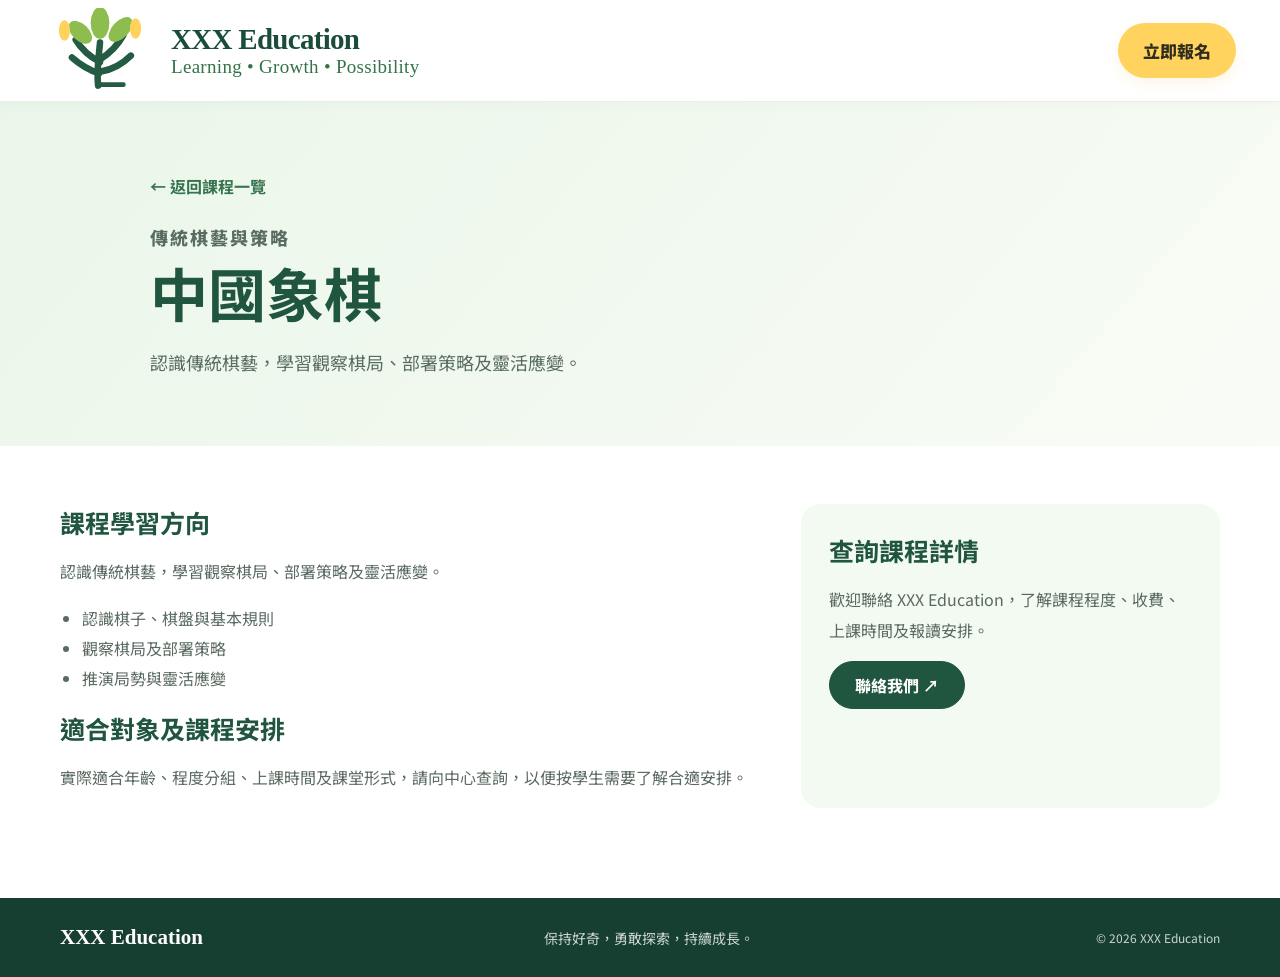
<file: courses/chinese-chess.html>
<!doctype html>
<html lang="zh-HK"><head><meta charset="utf-8"><meta name="viewport" content="width=device-width,initial-scale=1"><meta name="description" content="XXX Education｜中國象棋"><title>中國象棋｜XXX Education</title><link rel="icon" type="image/svg+xml" href="../favicon.svg"><link rel="preconnect" href="https://fonts.googleapis.com"><link rel="preconnect" href="https://fonts.gstatic.com" crossorigin><link href="https://fonts.googleapis.com/css2?family=DM+Sans:wght@400;500;600;700;800&family=Noto+Sans+TC:wght@400;500;600;700;800;900&display=swap" rel="stylesheet"><link rel="stylesheet" href="../styles.css"></head>
<body><header class="site-header"><div class="nav-wrap"><a class="brand" href="../index.html#home"><svg class="brand-logo" viewBox="0 0 110 92" aria-hidden="true"><path d="M53 83C51 67 54 50 55 37M55 58C44 52 35 44 29 34M55 55C66 48 74 40 80 29M54 70C42 66 34 61 25 53M56 68C68 66 79 60 88 51" fill="none" stroke="#245b43" stroke-width="7" stroke-linecap="round"/><path d="M53 82L80 82" stroke="#245b43" stroke-width="5" stroke-linecap="round"/><g fill="#8dbd4e"><ellipse cx="55" cy="16" rx="10" ry="17"/><ellipse cx="34" cy="26" rx="9" ry="15" transform="rotate(-46 34 26)"/><ellipse cx="77" cy="23" rx="9" ry="16" transform="rotate(43 77 23)"/></g><g fill="#ffd35b"><ellipse cx="17" cy="24" rx="6" ry="11"/><ellipse cx="93" cy="22" rx="6" ry="11"/></g></svg><span class="brand-wordmark"><strong>XXX Education</strong><small>Learning • Growth • Possibility</small></span></a><a class="nav-cta" href="../index.html#contact">立即報名</a></div></header>
<main><section class="course-page-hero"><div class="content-wrap"><a class="back-link" href="../index.html#courses">← 返回課程一覽</a><p class="eyebrow-small">傳統棋藝與策略</p><h1>中國象棋</h1><p>認識傳統棋藝，學習觀察棋局、部署策略及靈活應變。</p></div></section><section class="course-page-body"><div class="content-wrap course-page-grid"><div><h2>課程學習方向</h2><p>認識傳統棋藝，學習觀察棋局、部署策略及靈活應變。</p><ul>              <li>認識棋子、棋盤與基本規則</li>
              <li>觀察棋局及部署策略</li>
              <li>推演局勢與靈活應變</li></ul><h2>適合對象及課程安排</h2><p>實際適合年齡、程度分組、上課時間及課堂形式，請向中心查詢，以便按學生需要了解合適安排。</p></div><aside class="course-note"><h2>查詢課程詳情</h2><p>歡迎聯絡 XXX Education，了解課程程度、收費、上課時間及報讀安排。</p><a class="button button-primary" href="../index.html#contact">聯絡我們 ↗</a></aside></div></section></main>
<footer class="site-footer"><div class="content-wrap footer-inner"><a class="footer-brand" href="../index.html">XXX Education</a><p>保持好奇，勇敢探索，持續成長。</p><span>© <span id="year"></span> XXX Education</span></div></footer><script>document.getElementById('year').textContent=new Date().getFullYear();</script></body></html>
</file>
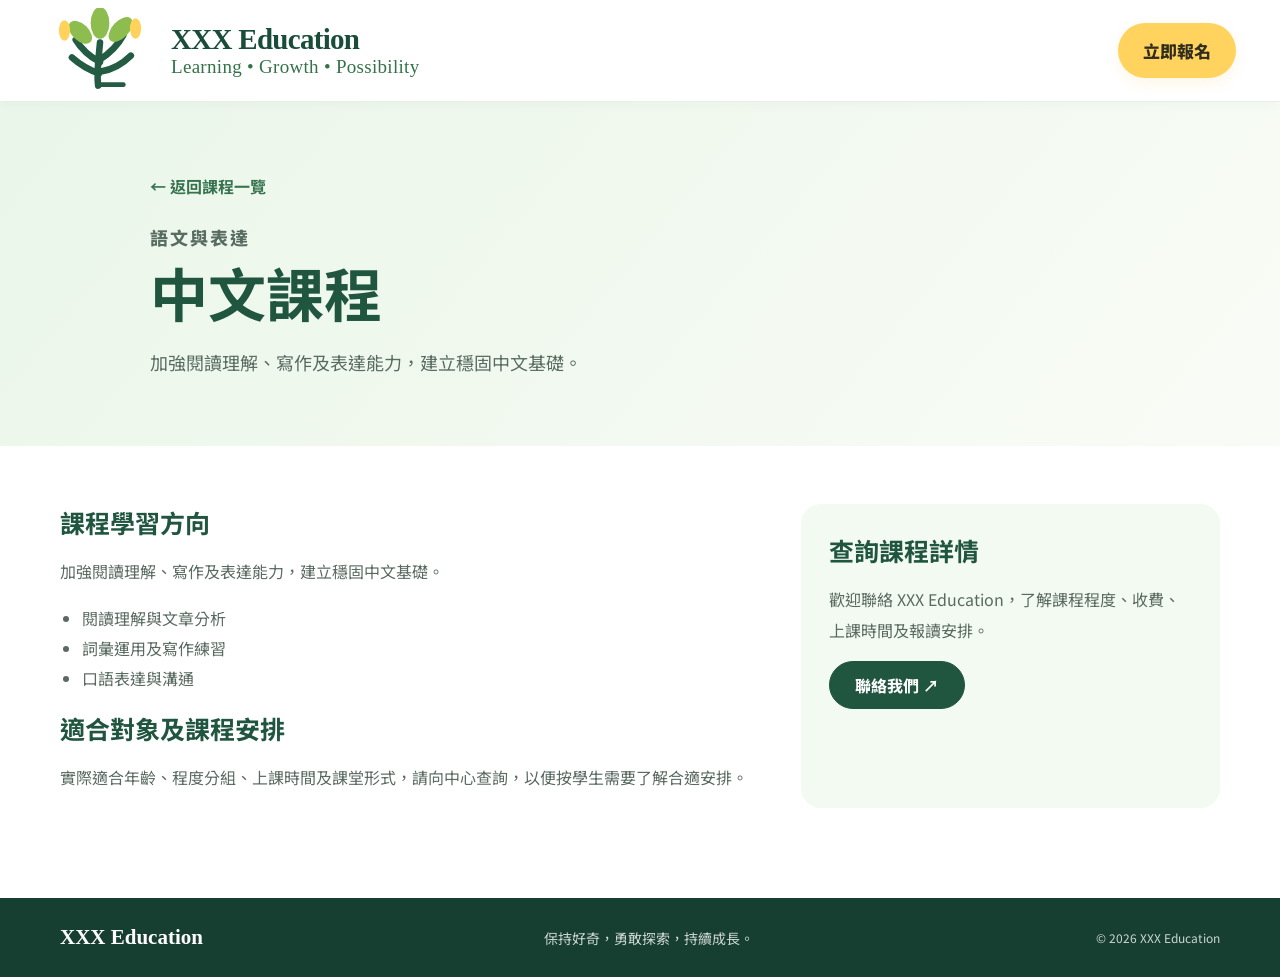
<file: courses/chinese.html>
<!doctype html>
<html lang="zh-HK"><head><meta charset="utf-8"><meta name="viewport" content="width=device-width,initial-scale=1"><meta name="description" content="XXX Education｜中文課程"><title>中文課程｜XXX Education</title><link rel="icon" type="image/svg+xml" href="../favicon.svg"><link rel="preconnect" href="https://fonts.googleapis.com"><link rel="preconnect" href="https://fonts.gstatic.com" crossorigin><link href="https://fonts.googleapis.com/css2?family=DM+Sans:wght@400;500;600;700;800&family=Noto+Sans+TC:wght@400;500;600;700;800;900&display=swap" rel="stylesheet"><link rel="stylesheet" href="../styles.css"></head>
<body><header class="site-header"><div class="nav-wrap"><a class="brand" href="../index.html#home"><svg class="brand-logo" viewBox="0 0 110 92" aria-hidden="true"><path d="M53 83C51 67 54 50 55 37M55 58C44 52 35 44 29 34M55 55C66 48 74 40 80 29M54 70C42 66 34 61 25 53M56 68C68 66 79 60 88 51" fill="none" stroke="#245b43" stroke-width="7" stroke-linecap="round"/><path d="M53 82L80 82" stroke="#245b43" stroke-width="5" stroke-linecap="round"/><g fill="#8dbd4e"><ellipse cx="55" cy="16" rx="10" ry="17"/><ellipse cx="34" cy="26" rx="9" ry="15" transform="rotate(-46 34 26)"/><ellipse cx="77" cy="23" rx="9" ry="16" transform="rotate(43 77 23)"/></g><g fill="#ffd35b"><ellipse cx="17" cy="24" rx="6" ry="11"/><ellipse cx="93" cy="22" rx="6" ry="11"/></g></svg><span class="brand-wordmark"><strong>XXX Education</strong><small>Learning • Growth • Possibility</small></span></a><a class="nav-cta" href="../index.html#contact">立即報名</a></div></header>
<main><section class="course-page-hero"><div class="content-wrap"><a class="back-link" href="../index.html#courses">← 返回課程一覽</a><p class="eyebrow-small">語文與表達</p><h1>中文課程</h1><p>加強閱讀理解、寫作及表達能力，建立穩固中文基礎。</p></div></section><section class="course-page-body"><div class="content-wrap course-page-grid"><div><h2>課程學習方向</h2><p>加強閱讀理解、寫作及表達能力，建立穩固中文基礎。</p><ul>              <li>閱讀理解與文章分析</li>
              <li>詞彙運用及寫作練習</li>
              <li>口語表達與溝通</li></ul><h2>適合對象及課程安排</h2><p>實際適合年齡、程度分組、上課時間及課堂形式，請向中心查詢，以便按學生需要了解合適安排。</p></div><aside class="course-note"><h2>查詢課程詳情</h2><p>歡迎聯絡 XXX Education，了解課程程度、收費、上課時間及報讀安排。</p><a class="button button-primary" href="../index.html#contact">聯絡我們 ↗</a></aside></div></section></main>
<footer class="site-footer"><div class="content-wrap footer-inner"><a class="footer-brand" href="../index.html">XXX Education</a><p>保持好奇，勇敢探索，持續成長。</p><span>© <span id="year"></span> XXX Education</span></div></footer><script>document.getElementById('year').textContent=new Date().getFullYear();</script></body></html>
</file>
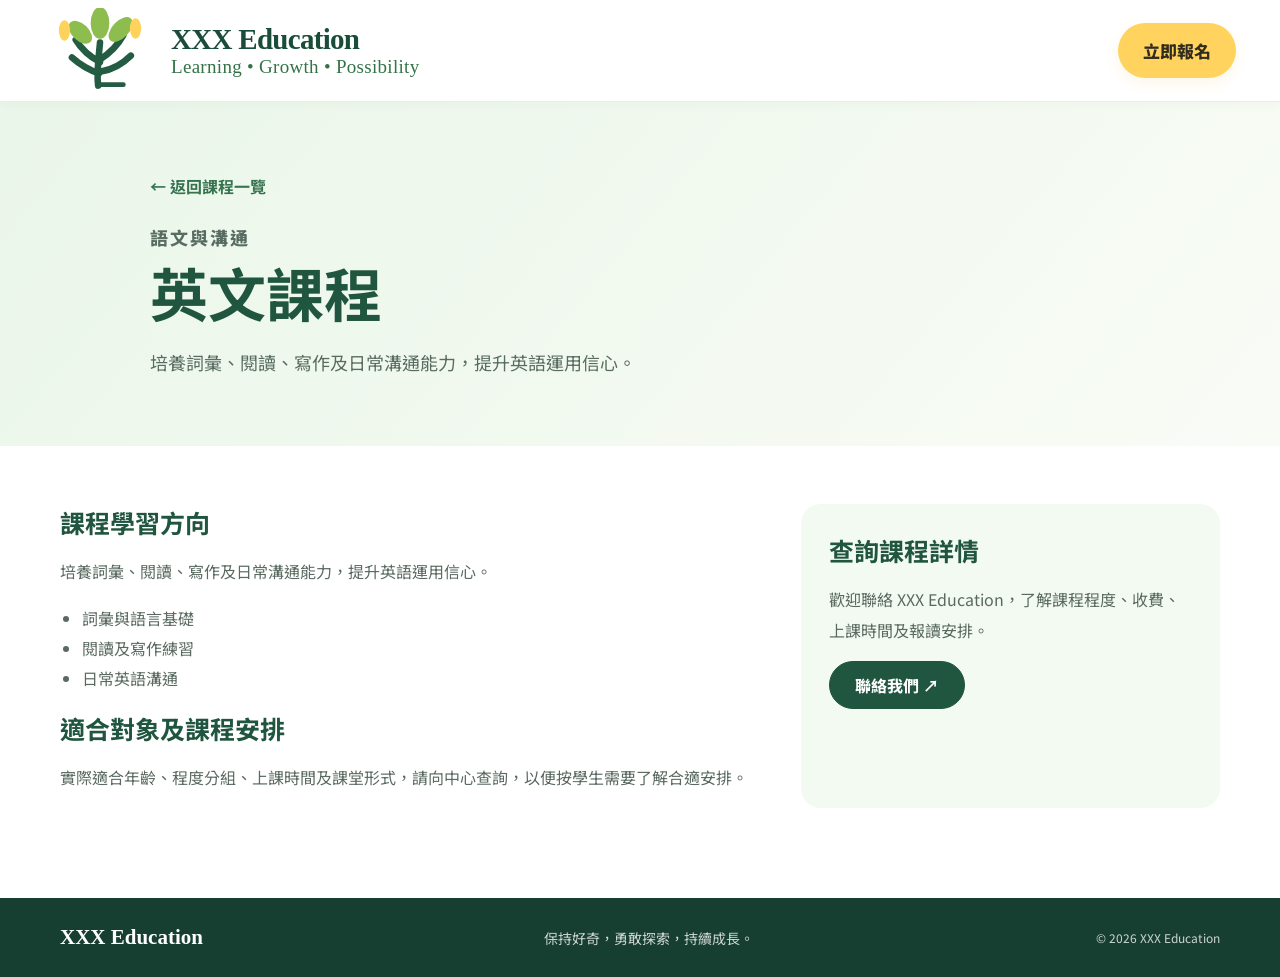
<file: courses/english.html>
<!doctype html>
<html lang="zh-HK"><head><meta charset="utf-8"><meta name="viewport" content="width=device-width,initial-scale=1"><meta name="description" content="XXX Education｜英文課程"><title>英文課程｜XXX Education</title><link rel="icon" type="image/svg+xml" href="../favicon.svg"><link rel="preconnect" href="https://fonts.googleapis.com"><link rel="preconnect" href="https://fonts.gstatic.com" crossorigin><link href="https://fonts.googleapis.com/css2?family=DM+Sans:wght@400;500;600;700;800&family=Noto+Sans+TC:wght@400;500;600;700;800;900&display=swap" rel="stylesheet"><link rel="stylesheet" href="../styles.css"></head>
<body><header class="site-header"><div class="nav-wrap"><a class="brand" href="../index.html#home"><svg class="brand-logo" viewBox="0 0 110 92" aria-hidden="true"><path d="M53 83C51 67 54 50 55 37M55 58C44 52 35 44 29 34M55 55C66 48 74 40 80 29M54 70C42 66 34 61 25 53M56 68C68 66 79 60 88 51" fill="none" stroke="#245b43" stroke-width="7" stroke-linecap="round"/><path d="M53 82L80 82" stroke="#245b43" stroke-width="5" stroke-linecap="round"/><g fill="#8dbd4e"><ellipse cx="55" cy="16" rx="10" ry="17"/><ellipse cx="34" cy="26" rx="9" ry="15" transform="rotate(-46 34 26)"/><ellipse cx="77" cy="23" rx="9" ry="16" transform="rotate(43 77 23)"/></g><g fill="#ffd35b"><ellipse cx="17" cy="24" rx="6" ry="11"/><ellipse cx="93" cy="22" rx="6" ry="11"/></g></svg><span class="brand-wordmark"><strong>XXX Education</strong><small>Learning • Growth • Possibility</small></span></a><a class="nav-cta" href="../index.html#contact">立即報名</a></div></header>
<main><section class="course-page-hero"><div class="content-wrap"><a class="back-link" href="../index.html#courses">← 返回課程一覽</a><p class="eyebrow-small">語文與溝通</p><h1>英文課程</h1><p>培養詞彙、閱讀、寫作及日常溝通能力，提升英語運用信心。</p></div></section><section class="course-page-body"><div class="content-wrap course-page-grid"><div><h2>課程學習方向</h2><p>培養詞彙、閱讀、寫作及日常溝通能力，提升英語運用信心。</p><ul>              <li>詞彙與語言基礎</li>
              <li>閱讀及寫作練習</li>
              <li>日常英語溝通</li></ul><h2>適合對象及課程安排</h2><p>實際適合年齡、程度分組、上課時間及課堂形式，請向中心查詢，以便按學生需要了解合適安排。</p></div><aside class="course-note"><h2>查詢課程詳情</h2><p>歡迎聯絡 XXX Education，了解課程程度、收費、上課時間及報讀安排。</p><a class="button button-primary" href="../index.html#contact">聯絡我們 ↗</a></aside></div></section></main>
<footer class="site-footer"><div class="content-wrap footer-inner"><a class="footer-brand" href="../index.html">XXX Education</a><p>保持好奇，勇敢探索，持續成長。</p><span>© <span id="year"></span> XXX Education</span></div></footer><script>document.getElementById('year').textContent=new Date().getFullYear();</script></body></html>
</file>
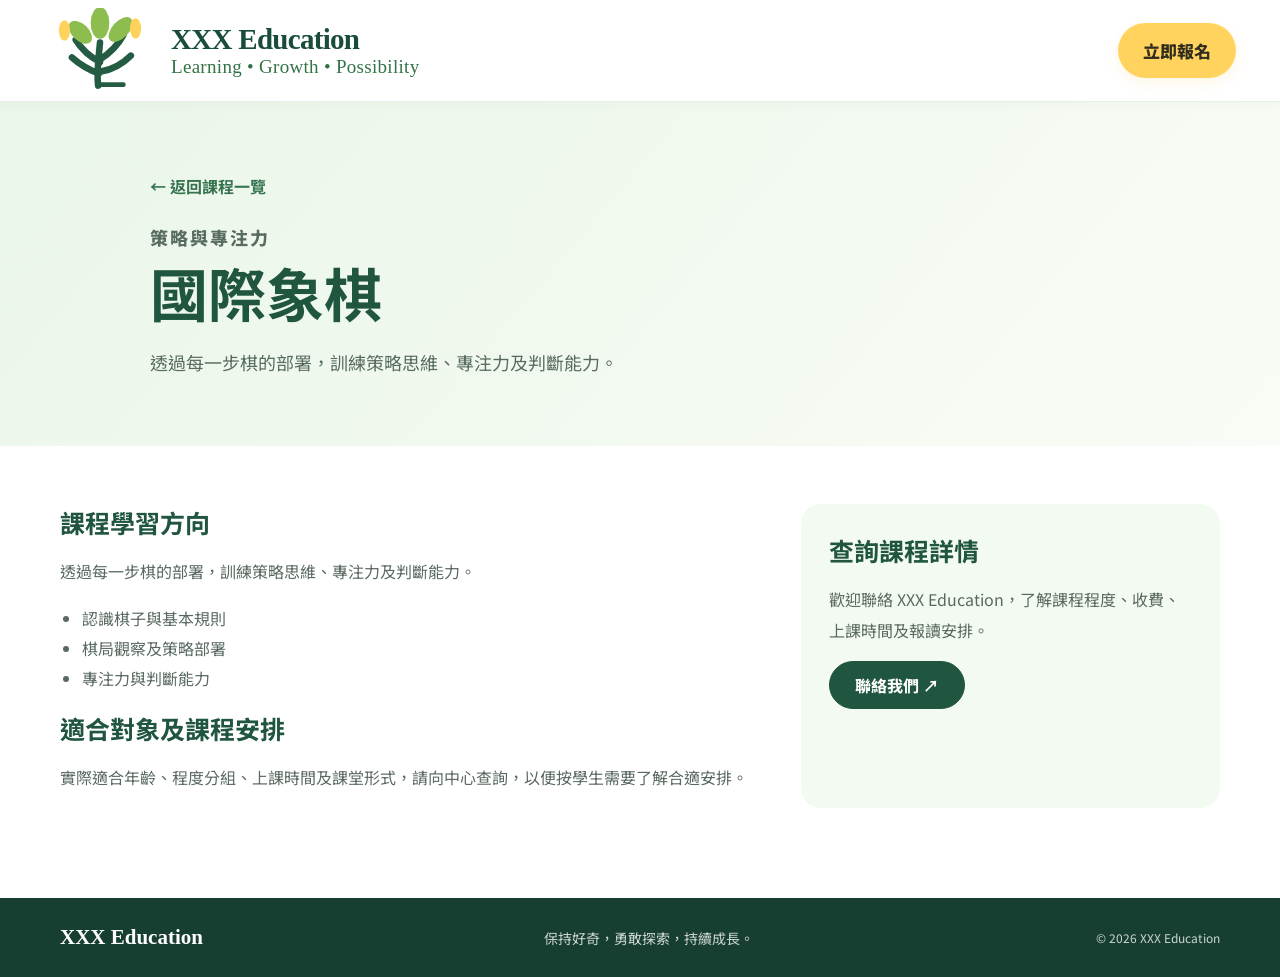
<file: courses/international-chess.html>
<!doctype html>
<html lang="zh-HK"><head><meta charset="utf-8"><meta name="viewport" content="width=device-width,initial-scale=1"><meta name="description" content="XXX Education｜國際象棋"><title>國際象棋｜XXX Education</title><link rel="icon" type="image/svg+xml" href="../favicon.svg"><link rel="preconnect" href="https://fonts.googleapis.com"><link rel="preconnect" href="https://fonts.gstatic.com" crossorigin><link href="https://fonts.googleapis.com/css2?family=DM+Sans:wght@400;500;600;700;800&family=Noto+Sans+TC:wght@400;500;600;700;800;900&display=swap" rel="stylesheet"><link rel="stylesheet" href="../styles.css"></head>
<body><header class="site-header"><div class="nav-wrap"><a class="brand" href="../index.html#home"><svg class="brand-logo" viewBox="0 0 110 92" aria-hidden="true"><path d="M53 83C51 67 54 50 55 37M55 58C44 52 35 44 29 34M55 55C66 48 74 40 80 29M54 70C42 66 34 61 25 53M56 68C68 66 79 60 88 51" fill="none" stroke="#245b43" stroke-width="7" stroke-linecap="round"/><path d="M53 82L80 82" stroke="#245b43" stroke-width="5" stroke-linecap="round"/><g fill="#8dbd4e"><ellipse cx="55" cy="16" rx="10" ry="17"/><ellipse cx="34" cy="26" rx="9" ry="15" transform="rotate(-46 34 26)"/><ellipse cx="77" cy="23" rx="9" ry="16" transform="rotate(43 77 23)"/></g><g fill="#ffd35b"><ellipse cx="17" cy="24" rx="6" ry="11"/><ellipse cx="93" cy="22" rx="6" ry="11"/></g></svg><span class="brand-wordmark"><strong>XXX Education</strong><small>Learning • Growth • Possibility</small></span></a><a class="nav-cta" href="../index.html#contact">立即報名</a></div></header>
<main><section class="course-page-hero"><div class="content-wrap"><a class="back-link" href="../index.html#courses">← 返回課程一覽</a><p class="eyebrow-small">策略與專注力</p><h1>國際象棋</h1><p>透過每一步棋的部署，訓練策略思維、專注力及判斷能力。</p></div></section><section class="course-page-body"><div class="content-wrap course-page-grid"><div><h2>課程學習方向</h2><p>透過每一步棋的部署，訓練策略思維、專注力及判斷能力。</p><ul>              <li>認識棋子與基本規則</li>
              <li>棋局觀察及策略部署</li>
              <li>專注力與判斷能力</li></ul><h2>適合對象及課程安排</h2><p>實際適合年齡、程度分組、上課時間及課堂形式，請向中心查詢，以便按學生需要了解合適安排。</p></div><aside class="course-note"><h2>查詢課程詳情</h2><p>歡迎聯絡 XXX Education，了解課程程度、收費、上課時間及報讀安排。</p><a class="button button-primary" href="../index.html#contact">聯絡我們 ↗</a></aside></div></section></main>
<footer class="site-footer"><div class="content-wrap footer-inner"><a class="footer-brand" href="../index.html">XXX Education</a><p>保持好奇，勇敢探索，持續成長。</p><span>© <span id="year"></span> XXX Education</span></div></footer><script>document.getElementById('year').textContent=new Date().getFullYear();</script></body></html>
</file>
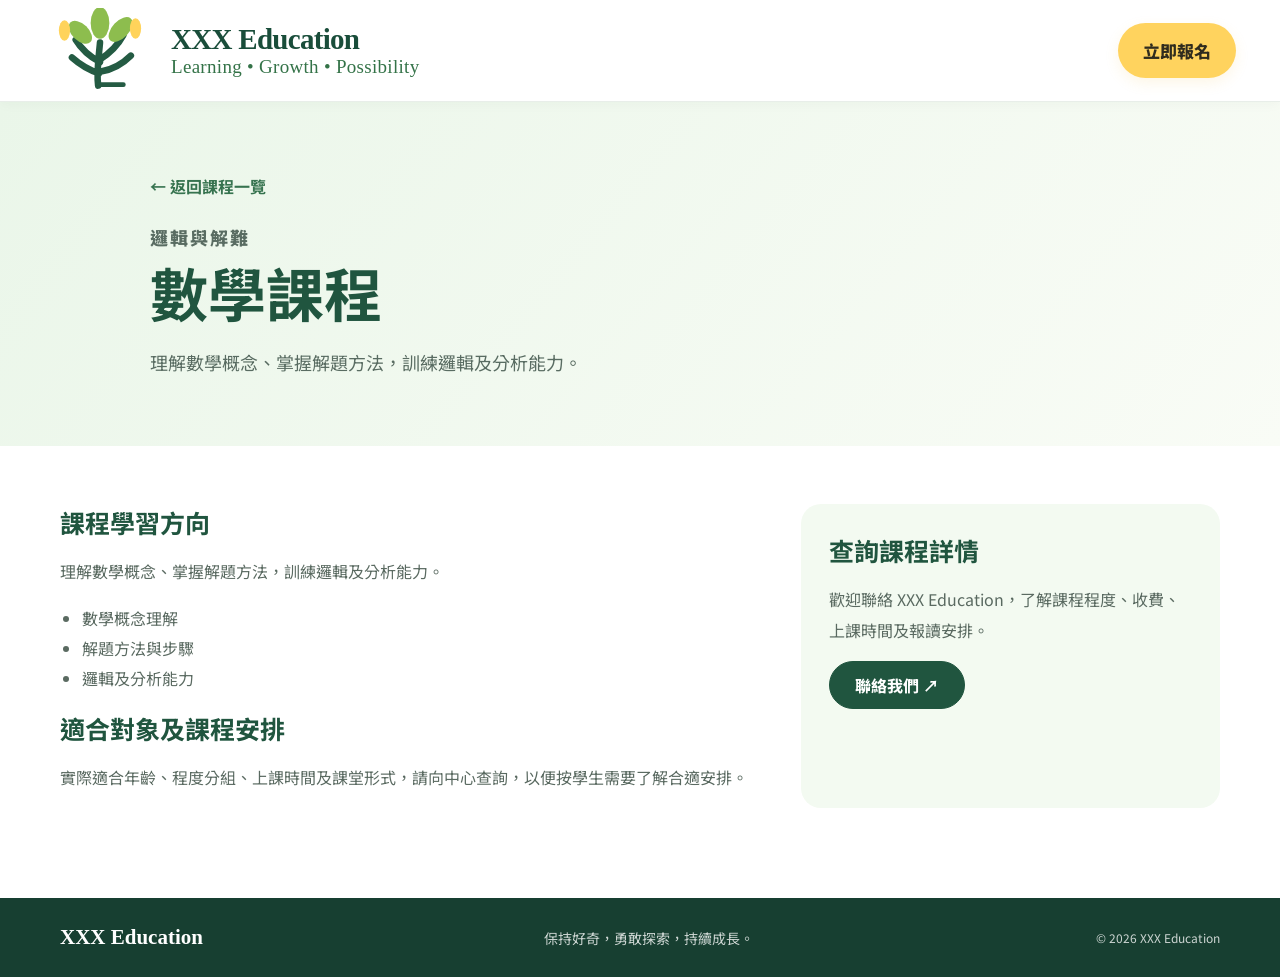
<file: courses/mathematics.html>
<!doctype html>
<html lang="zh-HK"><head><meta charset="utf-8"><meta name="viewport" content="width=device-width,initial-scale=1"><meta name="description" content="XXX Education｜數學課程"><title>數學課程｜XXX Education</title><link rel="icon" type="image/svg+xml" href="../favicon.svg"><link rel="preconnect" href="https://fonts.googleapis.com"><link rel="preconnect" href="https://fonts.gstatic.com" crossorigin><link href="https://fonts.googleapis.com/css2?family=DM+Sans:wght@400;500;600;700;800&family=Noto+Sans+TC:wght@400;500;600;700;800;900&display=swap" rel="stylesheet"><link rel="stylesheet" href="../styles.css"></head>
<body><header class="site-header"><div class="nav-wrap"><a class="brand" href="../index.html#home"><svg class="brand-logo" viewBox="0 0 110 92" aria-hidden="true"><path d="M53 83C51 67 54 50 55 37M55 58C44 52 35 44 29 34M55 55C66 48 74 40 80 29M54 70C42 66 34 61 25 53M56 68C68 66 79 60 88 51" fill="none" stroke="#245b43" stroke-width="7" stroke-linecap="round"/><path d="M53 82L80 82" stroke="#245b43" stroke-width="5" stroke-linecap="round"/><g fill="#8dbd4e"><ellipse cx="55" cy="16" rx="10" ry="17"/><ellipse cx="34" cy="26" rx="9" ry="15" transform="rotate(-46 34 26)"/><ellipse cx="77" cy="23" rx="9" ry="16" transform="rotate(43 77 23)"/></g><g fill="#ffd35b"><ellipse cx="17" cy="24" rx="6" ry="11"/><ellipse cx="93" cy="22" rx="6" ry="11"/></g></svg><span class="brand-wordmark"><strong>XXX Education</strong><small>Learning • Growth • Possibility</small></span></a><a class="nav-cta" href="../index.html#contact">立即報名</a></div></header>
<main><section class="course-page-hero"><div class="content-wrap"><a class="back-link" href="../index.html#courses">← 返回課程一覽</a><p class="eyebrow-small">邏輯與解難</p><h1>數學課程</h1><p>理解數學概念、掌握解題方法，訓練邏輯及分析能力。</p></div></section><section class="course-page-body"><div class="content-wrap course-page-grid"><div><h2>課程學習方向</h2><p>理解數學概念、掌握解題方法，訓練邏輯及分析能力。</p><ul>              <li>數學概念理解</li>
              <li>解題方法與步驟</li>
              <li>邏輯及分析能力</li></ul><h2>適合對象及課程安排</h2><p>實際適合年齡、程度分組、上課時間及課堂形式，請向中心查詢，以便按學生需要了解合適安排。</p></div><aside class="course-note"><h2>查詢課程詳情</h2><p>歡迎聯絡 XXX Education，了解課程程度、收費、上課時間及報讀安排。</p><a class="button button-primary" href="../index.html#contact">聯絡我們 ↗</a></aside></div></section></main>
<footer class="site-footer"><div class="content-wrap footer-inner"><a class="footer-brand" href="../index.html">XXX Education</a><p>保持好奇，勇敢探索，持續成長。</p><span>© <span id="year"></span> XXX Education</span></div></footer><script>document.getElementById('year').textContent=new Date().getFullYear();</script></body></html>
</file>
<file: styles.css>
:root{--green:#20553f;--green-deep:#164532;--green-mid:#34734f;--yellow:#ffd35e;--ink:#1c2b27;--muted:#61706a;--pale:#f1faf1;--white:#fff;--line:#e4eee5;--zh:"Noto Sans TC","Microsoft JhengHei",sans-serif;--sans:"DM Sans","Noto Sans TC",sans-serif}
*{box-sizing:border-box}html{scroll-behavior:smooth;scroll-padding-top:94px}body{margin:0;color:var(--ink);font-family:var(--zh);-webkit-font-smoothing:antialiased}a{color:inherit;text-decoration:none}button{font:inherit}.skip-link{position:absolute;top:8px;left:-9999px;padding:10px 14px;background:#fff;z-index:100}.skip-link:focus{left:12px}.site-header{height:102px;position:sticky;top:0;z-index:50;background:rgba(255,255,255,.97);border-bottom:1px solid #e8eee9;box-shadow:0 2px 12px rgba(25,60,42,.035)}.nav-wrap{max-width:1450px;width:calc(100% - 88px);height:100%;margin:auto;display:flex;align-items:center;justify-content:space-between;gap:28px}.brand{display:flex;align-items:center;gap:15px;min-width:260px}.brand-logo{width:112px;height:86px;flex:none}.brand-wordmark{display:flex;flex-direction:column;gap:1px;line-height:1.1}.brand-wordmark strong{font-family:Georgia,serif;font-size:29px;letter-spacing:-.7px;color:#194d3a;font-weight:700;white-space:nowrap}.brand-wordmark small{font-family:Georgia,serif;color:#347348;font-size:19px;text-align:center;letter-spacing:.3px}.main-nav{display:flex;align-items:center;justify-content:center;gap:clamp(18px,2.3vw,38px);flex:1}.nav-link{font-size:17px;font-weight:650;color:#173f33;padding:11px 14px;border-radius:30px;white-space:nowrap;transition:background .2s,color .2s}.nav-link:hover,.nav-link.is-current{background:var(--green);color:#fff}.nav-cta{display:inline-flex;align-items:center;justify-content:center;gap:12px;padding:15px 25px;border-radius:40px;background:var(--yellow);color:#302c1e;font-size:17px;font-weight:800;white-space:nowrap;box-shadow:0 5px 14px rgba(242,188,58,.13);transition:transform .2s,background .2s}.nav-cta:hover{transform:translateY(-2px);background:#ffca45}.calendar-icon{font-size:23px;line-height:1}.menu-toggle{display:none}
.hero{position:relative;min-height:560px;height:clamp(520px,40vw,610px);overflow:hidden;isolation:isolate;background:#e7eee7}.hero-photo{position:absolute;inset:0;width:100%;height:100%;object-fit:cover;object-position:center 43%;z-index:-2;opacity:0;transition:opacity .7s ease;pointer-events:none}.hero-photo.is-active{opacity:1}.hero-shade{position:absolute;inset:0;z-index:-1;background:linear-gradient(90deg,rgba(255,255,255,.97) 0%,rgba(255,255,255,.92) 25%,rgba(255,255,255,.72) 39%,rgba(255,255,255,.12) 58%,rgba(255,255,255,0) 77%)}.hero-content{width:min(1380px,calc(100% - 160px));margin:auto;height:100%;display:flex;align-items:center;padding-bottom:8px}.hero-slides{width:min(570px,49%);position:relative;min-height:420px}.hero-slide{position:absolute;inset:0;opacity:0;visibility:hidden;transform:translateY(10px);transition:opacity .45s,transform .45s,visibility .45s;display:flex;flex-direction:column;align-items:flex-start;justify-content:center}.hero-slide.is-active{position:relative;opacity:1;visibility:visible;transform:translateY(0)}.hero-kicker{font-size:clamp(36px,4vw,61px);font-weight:900;letter-spacing:1px;color:#1c4f3d;margin:0 0 30px;line-height:1.2;position:relative}.hero-kicker:after{content:"";position:absolute;height:10px;width:58%;left:-10px;bottom:-12px;border-radius:100%;background:var(--yellow);transform:rotate(-2deg);z-index:-1}.hero-slide h1{margin:0 0 18px;color:#235b43;font-size:clamp(29px,2.9vw,43px);line-height:1.5;font-weight:850;letter-spacing:1px}.hero-description{font-size:clamp(17px,1.45vw,22px);line-height:1.8;margin:0 0 30px;color:#202b28;font-weight:500}.hero-actions{display:flex;gap:14px;flex-wrap:wrap}.button{min-height:54px;border-radius:32px;padding:0 25px;display:inline-flex;align-items:center;justify-content:center;gap:12px;font-size:16px;font-weight:750;transition:transform .2s,box-shadow .2s}.button:hover{transform:translateY(-2px);box-shadow:0 8px 20px rgba(20,70,47,.14)}.button-primary{background:var(--green);color:white;border:1px solid var(--green)}.button-outline{background:rgba(255,255,255,.86);color:var(--green);border:1.5px solid var(--green)}.search-icon{width:19px;height:19px;border:3px solid currentColor;border-radius:50%;position:relative;display:inline-block}.search-icon:after{content:"";position:absolute;width:9px;height:3px;background:currentColor;right:-7px;bottom:-4px;transform:rotate(48deg);border-radius:2px}.bulb-icon{font-size:24px;line-height:1}.hero-note{font-size:17px;font-weight:650;color:#26332e;margin:27px 0 0;letter-spacing:.4px}.note-leaf{color:#56965b;font-size:22px;margin-right:8px}.hero-arrow{position:absolute;top:50%;transform:translateY(-50%);width:50px;height:50px;border:0;border-radius:50%;background:rgba(255,255,255,.96);color:#1c3830;box-shadow:0 2px 12px rgba(0,0,0,.09);font-size:34px;line-height:1;cursor:pointer;z-index:4;transition:transform .2s}.hero-arrow:hover{transform:translateY(-50%) scale(1.06)}.hero-prev{left:14px}.hero-next{right:14px}.hero-dots{position:absolute;bottom:0;left:50%;transform:translateX(-50%);display:flex;gap:12px;align-items:center;padding:11px 19px 0;background:rgba(255,255,255,.92);border-radius:18px 18px 0 0}.hero-dot{width:13px;height:13px;padding:0;border:0;border-radius:100%;background:#d9dcda;cursor:pointer}.hero-dot.is-active{background:var(--green)}.hero-sticker{position:absolute;bottom:28px;right:30px;background:#18523d;color:#fff;border-radius:18px;padding:12px 22px;font-size:17px;font-weight:750;box-shadow:0 5px 14px rgba(0,0,0,.13)}.hero-sticker span{margin-left:8px}
.courses{min-height:315px;position:relative;overflow:hidden;padding:47px max(44px,calc((100% - 1450px)/2)) 54px;background:radial-gradient(ellipse at 50% 5%,rgba(255,255,255,.95),rgba(245,252,244,.93) 52%,#edf8ec 100%)}.section-heading{display:flex;align-items:center;justify-content:center;gap:32px;text-align:center;margin:0 auto 25px;position:relative;z-index:1}.section-heading h2{font-size:32px;letter-spacing:5px;color:#20583f;margin:0 0 4px;font-weight:850}.section-heading p{font-size:19px;letter-spacing:1px;color:#27634a;margin:0;font-weight:550}.heading-rule{height:1.5px;width:132px;background:#77b98d;margin-top:-11px}.course-grid{display:grid;grid-template-columns:repeat(5,minmax(0,1fr));gap:15px;position:relative;z-index:1}.course-card{min-height:132px;border:1px solid rgba(38,88,60,.06);background:rgba(255,255,255,.93);border-radius:23px;box-shadow:0 5px 12px rgba(26,69,46,.08);display:flex;align-items:center;gap:16px;padding:17px 15px;position:relative;transition:transform .2s,box-shadow .2s}.course-card:hover{transform:translateY(-5px);box-shadow:0 12px 24px rgba(26,69,46,.13)}.course-icon{width:89px;height:89px;border-radius:50%;display:flex;align-items:center;justify-content:center;flex:none}.course-icon svg{height:60px;width:60px;fill:none;stroke:currentColor;stroke-width:3}.icon-pink{background:#fac2d0;color:#72454f}.icon-blue{background:#b5e0ff;color:#0874bd}.icon-green{background:#c9ed8c;color:#147e59}.icon-purple{background:#dfc3fa;color:#533c80}.icon-orange{background:#ffdcaa;color:#d2781b}.abc{font-size:28px;font-weight:850;letter-spacing:-1.5px}.chess-piece{font-size:57px;line-height:1;transform:translateY(-2px)}.course-copy{display:flex;flex-direction:column;gap:6px;min-width:0;padding-right:10px}.course-copy strong{font-size:21px;line-height:1.25;color:#173f34;font-weight:800;white-space:nowrap}.course-copy small{font-size:14px;line-height:1.7;color:#515b56;font-weight:450;white-space:nowrap}.card-arrow{position:absolute;right:12px;bottom:12px;width:34px;height:34px;border:1px solid #ebefeb;border-radius:50%;display:flex;align-items:center;justify-content:center;font-family:Arial,sans-serif;font-size:26px;color:#26332e;background:#fff;box-shadow:0 1px 3px rgba(0,0,0,.04)}.leaf-decoration{position:absolute;width:180px;height:230px;opacity:.15;pointer-events:none}.leaf-decoration:before,.leaf-decoration:after{content:"";position:absolute;width:90px;height:44px;border-radius:100% 0 100% 0;background:#7ab77c;transform:rotate(-30deg)}.leaf-decoration:before{left:18px;top:55px;box-shadow:35px 48px 0 -3px #7ab77c,65px -28px 0 -5px #7ab77c}.leaf-decoration:after{left:72px;top:105px;transform:rotate(25deg);box-shadow:-44px 43px 0 -5px #7ab77c}.leaf-left{left:-45px;top:0;transform:rotate(-20deg)}.leaf-right{right:-35px;top:8px;transform:scaleX(-1) rotate(-14deg)}
.section-pad{padding:92px 0}.content-wrap{width:min(1160px,calc(100% - 64px));margin:0 auto}.approach{background:#1d523e;color:#fff}.approach-layout{display:grid;grid-template-columns:1fr 1fr;gap:90px;align-items:center}.eyebrow-small{font-family:var(--sans);font-weight:800;letter-spacing:2px;font-size:12px;color:#a7d6ac;margin:0 0 18px}.approach-copy h2,.contact-copy h2{font-size:clamp(32px,4vw,48px);line-height:1.4;margin:0 0 18px;font-weight:850}.approach-copy>p:last-child{font-size:17px;line-height:1.9;color:rgba(255,255,255,.82);max-width:470px;margin:0}.approach-list article{display:flex;gap:22px;padding:24px 0;border-bottom:1px solid rgba(255,255,255,.2);align-items:flex-start}.approach-list article:first-child{border-top:1px solid rgba(255,255,255,.2)}.approach-list article>span{font-family:var(--sans);font-size:15px;font-weight:800;color:#f8d36d;padding-top:3px}.approach-list h3{font-size:20px;margin:0 0 6px}.approach-list p{font-size:15px;line-height:1.75;margin:0;color:rgba(255,255,255,.76)}.about{background:#f7fbf5}.about-panel{display:flex;align-items:center;gap:38px;padding:35px 42px;background:#fff;border-radius:28px;box-shadow:0 8px 25px rgba(34,74,48,.07)}.about-mark{width:100px;height:100px;border-radius:50%;background:#e4f4df;color:#5a9858;display:flex;align-items:center;justify-content:center;font-size:58px;flex:none}.about-panel h2{margin:0 0 10px;font-size:30px;color:#20553f}.about-panel p:last-child{font-size:16px;line-height:1.85;color:#60716a;margin:0;max-width:810px}.contact{background:#f0f8ef;padding-top:20px}.contact-panel{background:#fff;border-radius:30px;padding:55px 62px;display:grid;grid-template-columns:1fr 1fr;gap:60px;box-shadow:0 8px 30px rgba(34,74,48,.07)}.contact-copy .eyebrow-small{color:#5f9568}.contact-copy h2{color:#20553f}.contact-copy>p:not(.eyebrow-small){font-size:16px;line-height:1.8;color:#60716a;max-width:450px;margin:0 0 25px}.contact-details{display:grid;grid-template-columns:1fr 1fr;gap:28px 35px;align-content:center}.contact-details>div{border-bottom:1px solid #e7eee8;padding-bottom:15px}.contact-details span{font-family:var(--sans);font-size:11px;font-weight:800;letter-spacing:1.2px;color:#78a17f}.contact-details p{font-size:15px;line-height:1.65;color:#293c33;margin:8px 0 0;overflow-wrap:anywhere}.site-footer{background:#173f31;color:rgba(255,255,255,.78);padding:27px 0}.footer-inner{display:flex;align-items:center;justify-content:space-between;gap:20px}.footer-brand{font-family:Georgia,serif;color:#fff;font-weight:700;font-size:21px}.footer-inner p{margin:0;font-size:14px}.footer-inner>span{font-size:12px}.floating-whatsapp{position:fixed;right:24px;bottom:24px;z-index:60;width:62px;height:62px;display:flex;align-items:center;justify-content:center;background:#25d366;color:#fff;border:3px solid #fff;border-radius:50%;box-shadow:0 5px 20px rgba(20,60,40,.28);transition:transform .2s,box-shadow .2s}.floating-whatsapp:hover{transform:translateY(-3px) scale(1.05);box-shadow:0 9px 24px rgba(20,60,40,.3)}.floating-whatsapp:focus-visible{outline:3px solid #174f38;outline-offset:4px}.floating-whatsapp svg{display:block;width:34px;height:34px}
/* Course detail pages */
.course-page-hero{background:linear-gradient(130deg,#eaf6e9,#f9fcf6);padding:72px 0 68px}.course-page-hero .content-wrap{max-width:980px}.back-link{display:inline-flex;align-items:center;gap:8px;color:#36734f;font-weight:700;margin-bottom:25px}.course-page-hero h1{font-size:clamp(36px,5vw,58px);line-height:1.3;color:#20553f;margin:0 0 15px}.course-page-hero p{font-size:18px;line-height:1.8;color:#596c62;max-width:720px;margin:0}.course-page-body{padding:58px 0 90px}.course-page-grid{display:grid;grid-template-columns:1.25fr .75fr;gap:42px}.course-page-grid h2{font-size:25px;color:#20553f;margin:0 0 16px}.course-page-grid p,.course-page-grid li{font-size:16px;line-height:1.9;color:#5a6a61}.course-page-grid ul{padding-left:22px}.course-note{background:#f3faf1;border-radius:20px;padding:28px}.course-note p{margin:0 0 16px}.course-note .button{min-height:48px}
@media(max-width:1200px){.nav-wrap{width:calc(100% - 48px)}.brand{min-width:230px;gap:9px}.brand-logo{width:90px}.brand-wordmark strong{font-size:25px}.brand-wordmark small{font-size:16px}.main-nav{gap:10px}.nav-link{font-size:15px;padding:10px}.nav-cta{font-size:15px;padding:14px 18px}.course-card{gap:10px;padding:13px 10px}.course-icon{width:72px;height:72px}.course-icon svg{width:49px;height:49px}.abc{font-size:23px}.chess-piece{font-size:46px}.course-copy strong{font-size:18px}.course-copy small{font-size:12px}}
@media(max-width:900px){.site-header{height:82px}.nav-wrap{width:calc(100% - 36px)}.brand{min-width:0}.brand-logo{width:72px;height:68px}.brand-wordmark strong{font-size:22px}.brand-wordmark small{font-size:14px}.menu-toggle{display:flex;margin-left:auto;width:44px;height:44px;border:1px solid #dce9de;border-radius:50%;background:#fff;flex-direction:column;align-items:center;justify-content:center;gap:5px;cursor:pointer}.menu-toggle span{width:18px;height:2px;background:#20553f;border-radius:2px}.main-nav{display:none;position:absolute;top:81px;left:0;right:0;padding:14px 22px 22px;background:#fff;border-bottom:1px solid #e6eee7;box-shadow:0 9px 18px rgba(20,50,35,.08);flex-direction:column;align-items:stretch;gap:4px}.main-nav.open{display:flex}.nav-link{padding:12px 15px;border-radius:12px}.nav-link.is-current{background:#eef7ee;color:#20553f}.nav-cta{font-size:14px;padding:12px 16px}.hero{height:570px;min-height:540px}.hero-content{width:calc(100% - 90px)}.hero-slides{width:65%;min-height:400px}.hero-shade{background:linear-gradient(90deg,rgba(255,255,255,.97) 0%,rgba(255,255,255,.91) 43%,rgba(255,255,255,.35) 72%,rgba(255,255,255,.12) 100%)}.hero-kicker{font-size:clamp(35px,5vw,50px)}.hero-slide h1{font-size:clamp(28px,4vw,38px)}.course-grid{grid-template-columns:repeat(3,minmax(0,1fr))}.courses{padding-left:28px;padding-right:28px}.approach-layout{gap:40px}.contact-panel{padding:42px;gap:35px}}
@media(max-width:620px){.site-header{height:74px}.nav-wrap{width:calc(100% - 26px);gap:10px}.brand-logo{width:59px;height:58px}.brand{gap:4px}.brand-wordmark strong{font-size:18px}.brand-wordmark small{font-size:11px}.menu-toggle{width:40px;height:40px}.main-nav{top:73px}.nav-cta{font-size:12px;padding:10px 12px;gap:6px}.calendar-icon{font-size:17px}.hero{height:640px;min-height:0}.hero-photo{object-position:63% center}.hero-shade{background:linear-gradient(90deg,rgba(255,255,255,.96) 0%,rgba(255,255,255,.87) 55%,rgba(255,255,255,.44) 100%)}.hero-content{width:calc(100% - 52px);align-items:flex-start;padding-top:82px}.hero-slides{width:100%;min-height:460px}.hero-kicker{font-size:clamp(32px,8vw,42px);margin-bottom:26px}.hero-kicker:after{height:7px;bottom:-9px}.hero-slide h1{font-size:clamp(27px,7vw,35px);line-height:1.55}.hero-description{font-size:15px;line-height:1.8;margin-bottom:22px}.desktop-break{display:none}.hero-actions{gap:9px}.button{min-height:47px;padding:0 16px;font-size:13px;gap:8px}.hero-note{font-size:13px;margin-top:23px}.hero-arrow{width:38px;height:38px;font-size:27px}.hero-prev{left:7px}.hero-next{right:7px}.hero-sticker{right:14px;bottom:27px;font-size:13px;padding:10px 15px}.hero-dots{bottom:0}.courses{padding:38px 16px 42px}.section-heading{gap:12px;margin-bottom:22px}.section-heading h2{font-size:25px;letter-spacing:3px}.section-heading p{font-size:14px}.heading-rule{width:42px}.course-grid{grid-template-columns:1fr 1fr;gap:10px}.course-card{min-height:105px;border-radius:18px;padding:12px 9px;gap:9px}.course-icon{width:59px;height:59px}.course-icon svg{width:42px;height:42px}.abc{font-size:19px}.chess-piece{font-size:38px}.course-copy{gap:4px;padding-right:3px}.course-copy strong{font-size:16px}.course-copy small{font-size:10px;line-height:1.55}.card-arrow{width:24px;height:24px;right:6px;bottom:6px;font-size:20px}.section-pad{padding:60px 0}.content-wrap{width:calc(100% - 36px)}.approach-layout,.contact-panel,.course-page-grid{grid-template-columns:1fr;gap:32px}.approach-copy h2,.contact-copy h2{font-size:32px}.approach-copy>p:last-child{font-size:15px}.approach-list article{padding:18px 0;gap:15px}.approach-list h3{font-size:17px}.approach-list p{font-size:13px}.about-panel{padding:25px 21px;gap:18px;align-items:flex-start}.about-mark{width:62px;height:62px;font-size:35px}.about-panel h2{font-size:23px}.about-panel p:last-child{font-size:14px}.contact{padding-top:0}.contact-panel{padding:29px 22px;border-radius:22px}.contact-copy h2{font-size:29px}.contact-copy>p:not(.eyebrow-small){font-size:14px}.contact-details{gap:18px 14px}.contact-details span{font-size:9px}.contact-details p{font-size:13px}.footer-inner{flex-direction:column;align-items:flex-start;gap:8px}.footer-inner p{font-size:12px}.footer-inner>span{font-size:11px}.floating-whatsapp{right:14px;bottom:14px;width:56px;height:56px}.floating-whatsapp svg{width:31px;height:31px}.course-page-hero{padding:48px 0}.course-page-hero p{font-size:15px}.course-page-body{padding:38px 0 60px}}
@media(prefers-reduced-motion:reduce){html{scroll-behavior:auto}*,*:before,*:after{transition:none!important;animation:none!important}}

/* Course dropdown navigation */
.nav-dropdown{position:relative;display:flex;align-items:center}
.nav-dropdown-toggle{display:inline-flex;align-items:center;gap:9px;border:0;background:transparent;font-family:inherit;cursor:pointer}
.dropdown-caret{width:8px;height:8px;border-right:2px solid currentColor;border-bottom:2px solid currentColor;transform:rotate(45deg) translateY(-2px);transition:transform .2s}
.nav-dropdown.open .dropdown-caret{transform:rotate(225deg) translate(-1px,-1px)}
.dropdown-menu{position:absolute;top:calc(100% + 12px);left:0;z-index:70;display:none;width:228px;padding:9px;background:#fff;border:1px solid #e5eee6;border-radius:17px;box-shadow:0 14px 32px rgba(24,65,43,.16)}
.nav-dropdown.open .dropdown-menu{display:block}
.dropdown-menu:before{content:"";position:absolute;left:0;right:0;top:-13px;height:14px}
.dropdown-menu a{display:flex;align-items:center;gap:11px;padding:11px 12px;border-radius:10px;color:#244f3a;font-size:15px;font-weight:650;transition:background .18s,color .18s}
.dropdown-menu a:hover,.dropdown-menu a:focus-visible{background:#f0f8ef;color:#164532;outline:none}
.dropdown-dot{width:10px;height:10px;border-radius:50%;flex:none}
.dot-pink{background:#e8a6b8}.dot-blue{background:#70b9e9}.dot-green{background:#87bd5b}.dot-purple{background:#a989d4}.dot-orange{background:#e9a45e}
.dropdown-menu .dropdown-all{justify-content:space-between;border-top:1px solid #edf1ed;margin-top:5px;padding-top:13px;color:#39744f}
.nav-dropdown-toggle:focus-visible{outline:2px solid #76a97c;outline-offset:3px}
@media(max-width:900px){.nav-dropdown{display:block;width:100%}.nav-dropdown-toggle{width:100%;justify-content:space-between;text-align:left}.dropdown-menu{position:static;width:100%;margin:4px 0 8px;padding:6px 8px;border:0;border-radius:12px;box-shadow:none;background:#f7fbf6}.dropdown-menu:before{display:none}.dropdown-menu a{padding:10px 13px}.nav-dropdown.open .nav-dropdown-toggle{background:#eef7ee;color:#20553f}}
</file>
